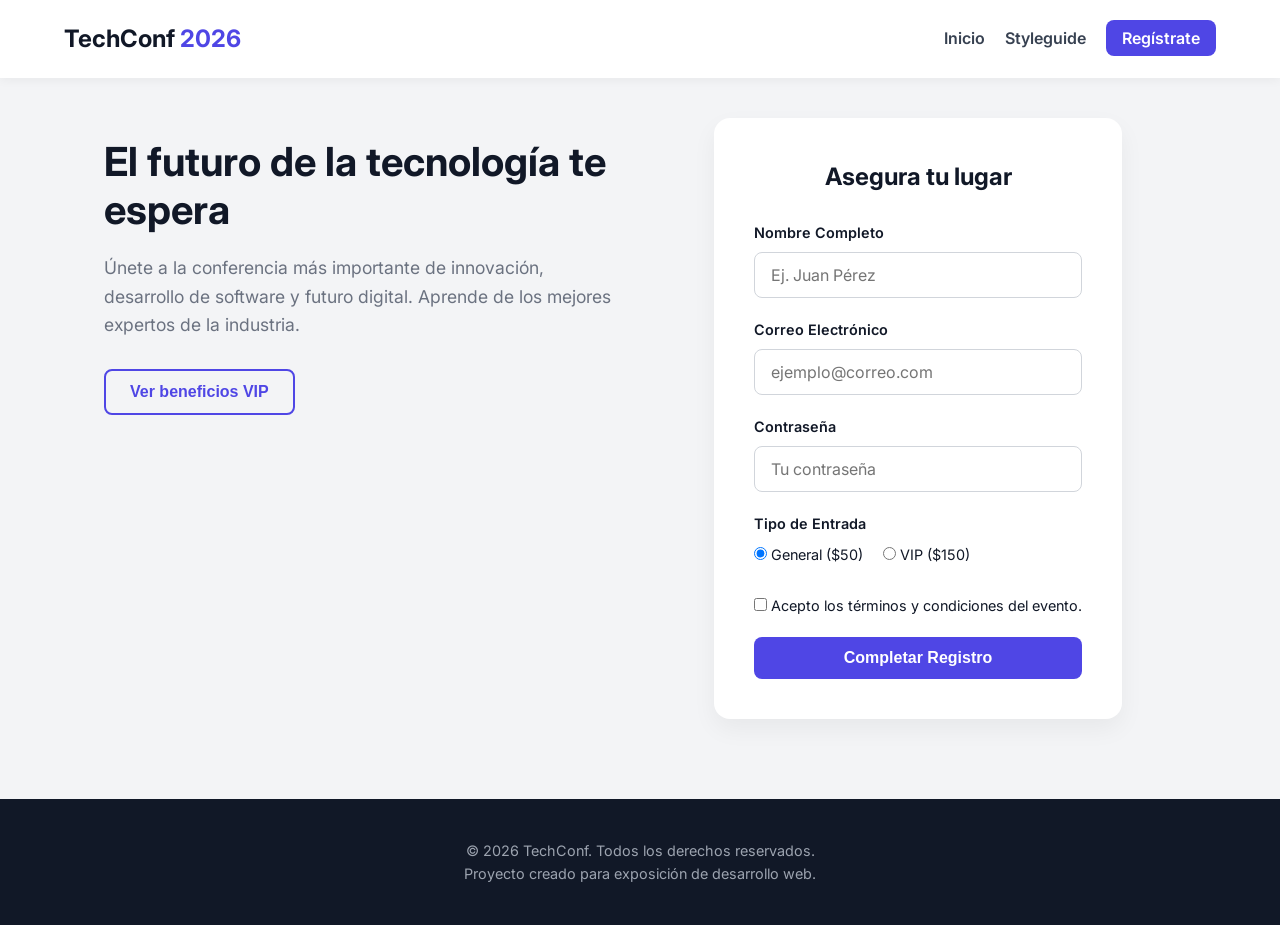
<file: index.html>
<!DOCTYPE html>
<html lang="es">

<head>
    <meta charset="UTF-8">
    <meta name="viewport" content="width=device-width, initial-scale=1.0">
    <title>TechConf 2026 - Registro</title>
    <link rel="stylesheet" href="variables.css">
    <link rel="stylesheet" href="style.css">
    <link rel="preconnect" href="https://fonts.googleapis.com">
    <link rel="preconnect" href="https://fonts.gstatic.com" crossorigin>
    <link href="https://fonts.googleapis.com/css2?family=Inter:wght@400;600;800&display=swap" rel="stylesheet">
</head>

<body>
    <header class="header">
        <div class="header__logo">
            <h1>TechConf <span>2026</span></h1>
        </div>
        <nav class="nav">
            <ul class="nav__list">
                <li class="nav__item"><a href="#inicio" class="nav__link">Inicio</a></li>
                <li class="nav__item"><a href="styleguide.html" class="nav__link">Styleguide</a></li>
                <li class="nav__item"><a href="#registro" class="nav__link nav__link--cta">Regístrate</a></li>
            </ul>
        </nav>
    </header>

    <main class="main-content">
        <section id="inicio" class="hero">
            <article class="hero__text">
                <h2>El futuro de la tecnología te espera</h2>
                <p>Únete a la conferencia más importante de innovación, desarrollo de software y futuro digital. Aprende
                    de los mejores expertos de la industria.</p>
                <button id="btn-toggle-info" class="btn btn--secondary">Ver beneficios VIP</button>

                <aside id="vip-info" class="vip-info hidden">
                    <h3>🌟 Beneficios Exclusivos VIP</h3>
                    <ul>
                        <li>Acceso en primera fila a todas las charlas.</li>
                        <li>Cena de networking con los ponentes.</li>
                        <li>Swag bag premium (mochila, hoodies y más).</li>
                    </ul>
                </aside>
            </article>
        </section>

        <section id="registro" class="registration">
            <div class="registration__container">
                <h2>Asegura tu lugar</h2>
                <form id="registro-form" action="#" method="POST" class="form">

                    <div class="form__group">
                        <label for="nombre">Nombre Completo</label>
                        <input type="text" id="nombre" name="nombre" placeholder="Ej. Juan Pérez" autocomplete="name"
                            required>
                    </div>

                    <div class="form__group">
                        <label for="email">Correo Electrónico</label>
                        <input type="email" id="email" name="email" placeholder="ejemplo@correo.com"
                            autocomplete="email" required>
                    </div>

                    <div class="form__group">
                        <label for="password">Contraseña</label>
                        <input type="password" id="password" name="password" placeholder="Tu contraseña" required>
                    </div>

                    <fieldset class="form__group form__fieldset">
                        <legend>Tipo de Entrada</legend>
                        <div class="form__radio-group">
                            <label class="radio-label">
                                <input type="radio" name="tipo_entrada" value="general" checked>
                                General ($50)
                            </label>
                            <label class="radio-label">
                                <input type="radio" name="tipo_entrada" value="vip">
                                VIP ($150)
                            </label>
                        </div>
                    </fieldset>

                    <div class="form__group form__group--checkbox">
                        <label class="checkbox-label">
                            <input type="checkbox" id="terminos" name="terminos" required>
                            Acepto los términos y condiciones del evento.
                        </label>
                    </div>

                    <div id="form-error" class="form__error hidden" aria-live="assertive">Por favor, completa todos los
                        campos requeridos.</div>

                    <button type="submit" class="btn btn--primary btn--full">Completar Registro</button>
                </form>

                <div id="form-success" class="form__success hidden" aria-live="polite">
                    <h3>¡Registro Exitoso!</h3>
                    <p>Te hemos enviado un correo con los detalles de tu entrada.</p>
                </div>
            </div>
        </section>
    </main>

    <footer class="footer">
        <p>&copy; 2026 TechConf. Todos los derechos reservados.</p>
        <p>Proyecto creado para exposición de desarrollo web.</p>
    </footer>

    <script src="script.js"></script>
</body>

</html>
</file>
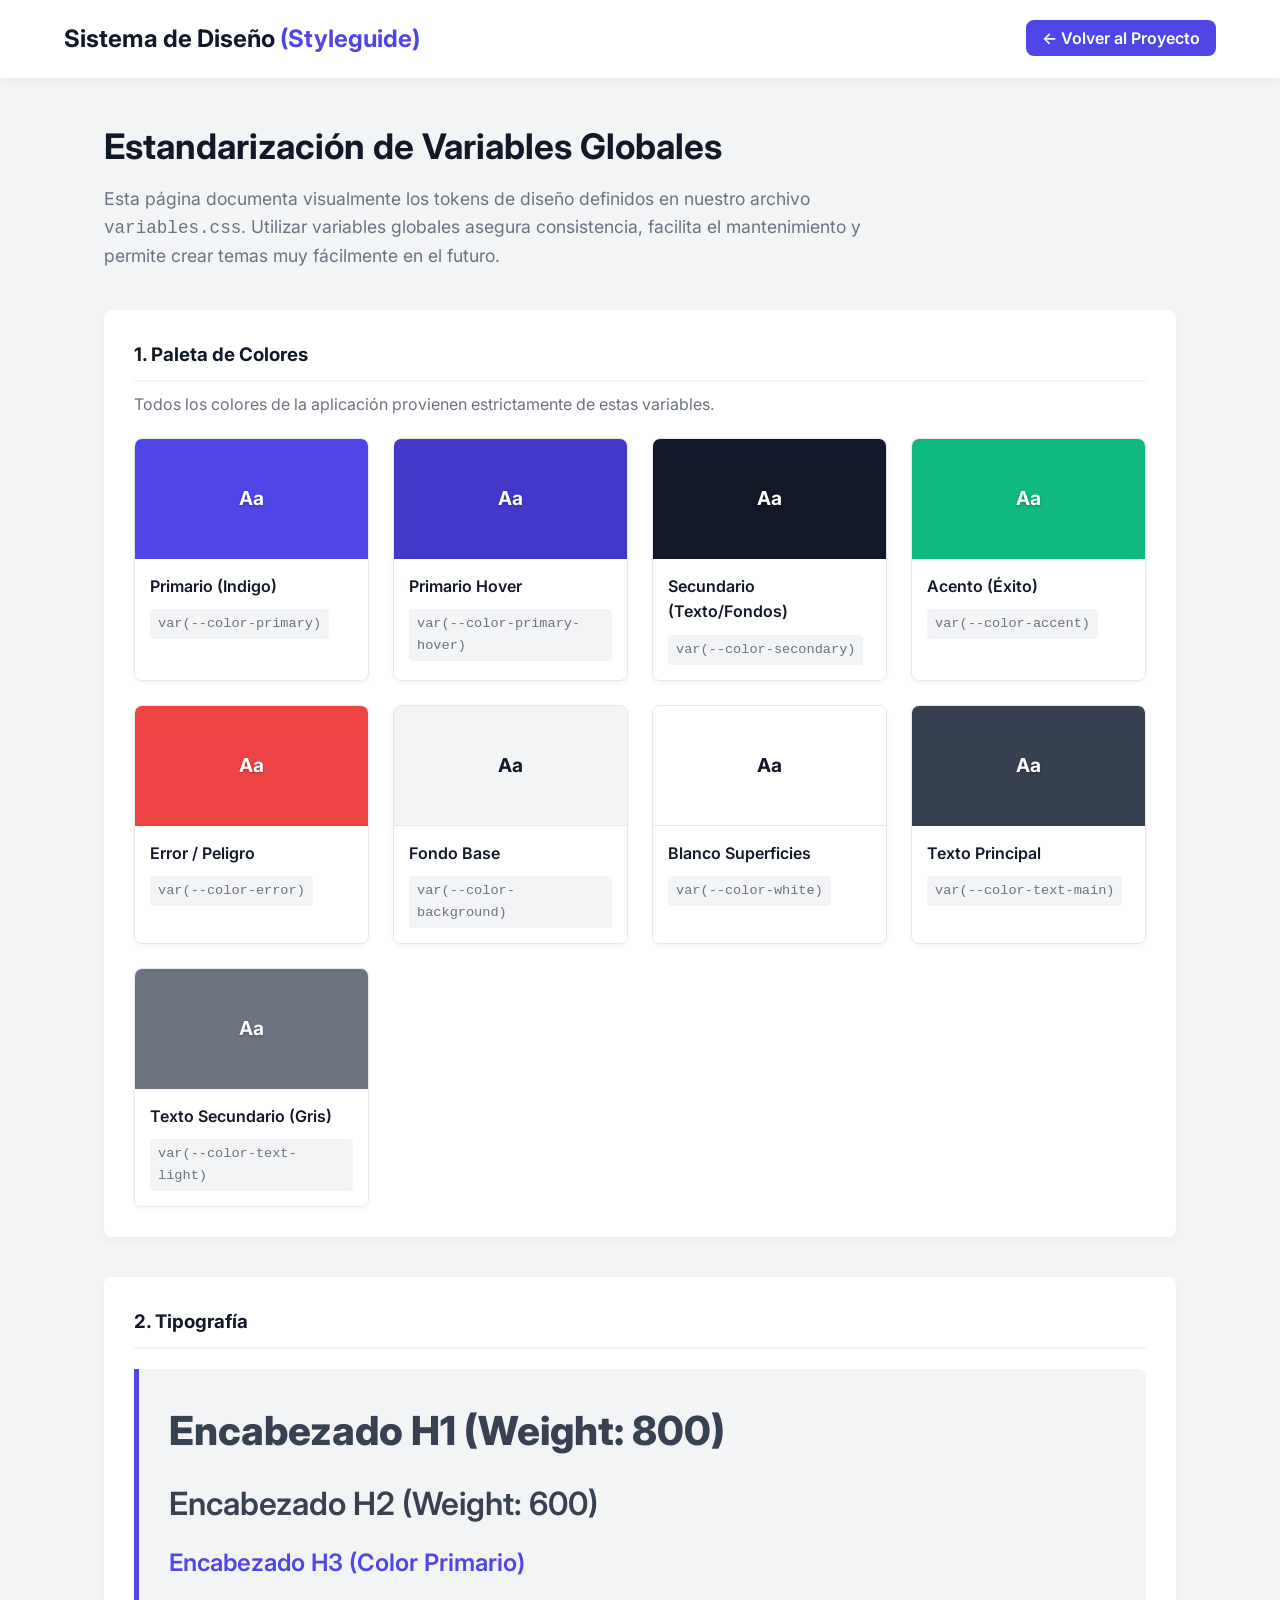
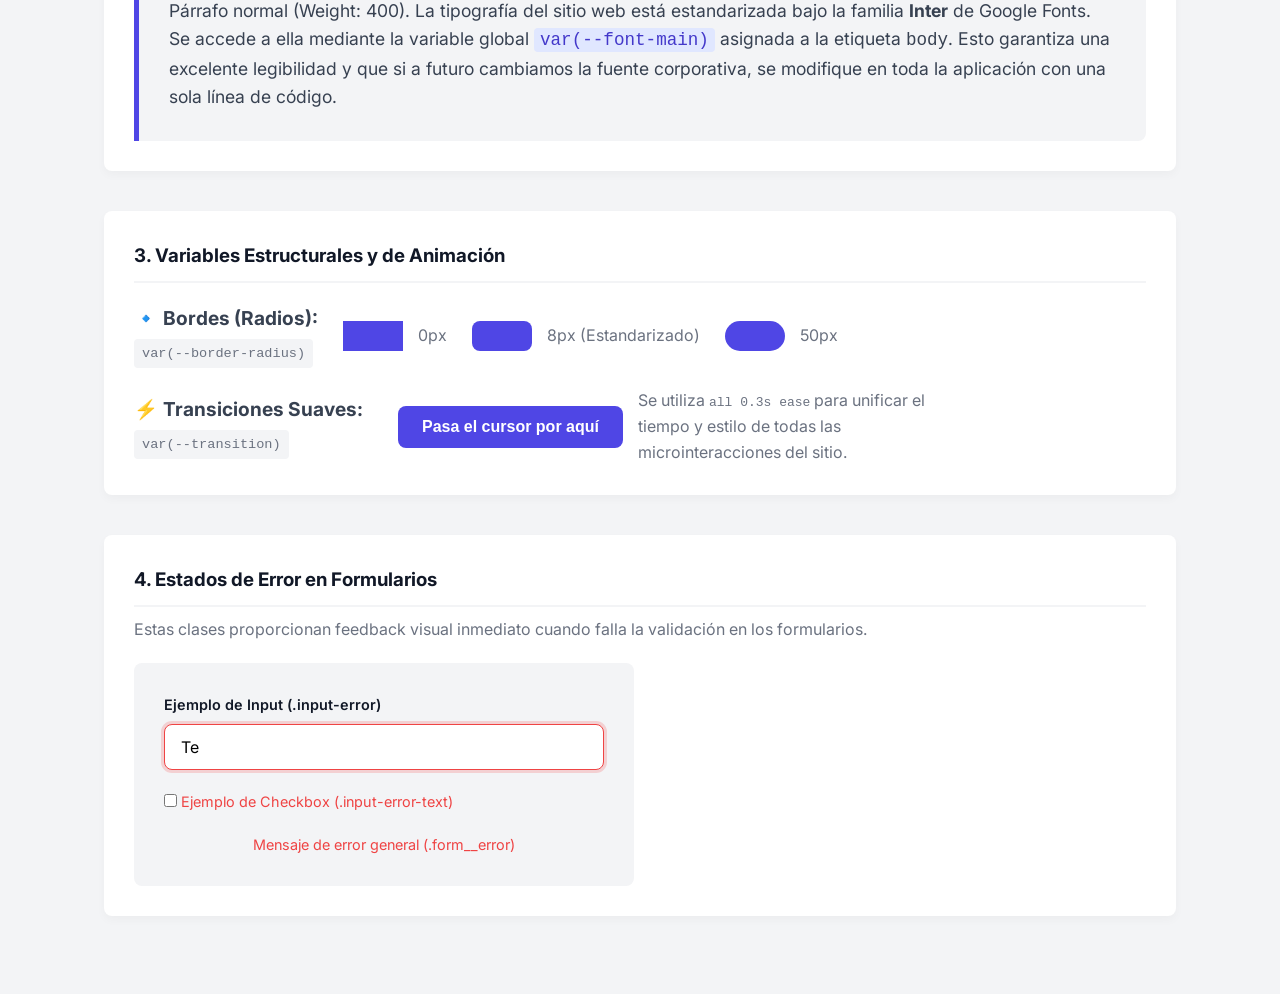
<file: styleguide.html>
<!DOCTYPE html>
<html lang="es">
<head>
    <meta charset="UTF-8">
    <meta name="viewport" content="width=device-width, initial-scale=1.0">
    <title>Sistema de Diseño - TechConf 2026</title>
    <link rel="stylesheet" href="variables.css">
    <link rel="stylesheet" href="style.css">
    <link rel="preconnect" href="https://fonts.googleapis.com">
    <link rel="preconnect" href="https://fonts.gstatic.com" crossorigin>
    <link href="https://fonts.googleapis.com/css2?family=Inter:wght@400;600;800&display=swap" rel="stylesheet">
</head>
<body>
    <header class="header">
        <div class="header__logo">
            <h1>Sistema de Diseño <span>(Styleguide)</span></h1>
        </div>
        <nav class="nav">
            <ul class="nav__list">
                <li class="nav__item"><a href="index.html" class="nav__link nav__link--cta">← Volver al Proyecto</a></li>
            </ul>
        </nav>
    </header>

    <main class="main-content">
        <div style="width: 100%">
            <h2 style="margin-bottom: 10px; color: var(--color-secondary); font-size: 2.2rem;">Estandarización de Variables Globales</h2>
            <p style="margin-bottom: 40px; color: var(--color-text-light); font-size: 1.1rem; max-width: 800px;">
                Esta página documenta visualmente los tokens de diseño definidos en nuestro archivo <code>variables.css</code>. 
                Utilizar variables globales asegura consistencia, facilita el mantenimiento y permite crear temas muy fácilmente en el futuro.
            </p>

            <section class="styleguide-section">
                <h3 style="color: var(--color-secondary); border-bottom: 2px solid var(--color-background); padding-bottom: 10px;">1. Paleta de Colores</h3>
                <p style="margin-top: 10px; color: var(--color-text-light);">Todos los colores de la aplicación provienen estrictamente de estas variables.</p>
                
                <div class="color-grid">
                    <div class="color-card">
                        <div class="color-swatch" style="background-color: var(--color-primary);">Aa</div>
                        <div class="color-info">
                            <div class="color-name">Primario (Indigo)</div>
                            <div class="color-var">var(--color-primary)</div>
                        </div>
                    </div>
                    <div class="color-card">
                        <div class="color-swatch" style="background-color: var(--color-primary-hover);">Aa</div>
                        <div class="color-info">
                            <div class="color-name">Primario Hover</div>
                            <div class="color-var">var(--color-primary-hover)</div>
                        </div>
                    </div>
                    <div class="color-card">
                        <div class="color-swatch" style="background-color: var(--color-secondary);">Aa</div>
                        <div class="color-info">
                            <div class="color-name">Secundario (Texto/Fondos)</div>
                            <div class="color-var">var(--color-secondary)</div>
                        </div>
                    </div>
                    <div class="color-card">
                        <div class="color-swatch" style="background-color: var(--color-accent);">Aa</div>
                        <div class="color-info">
                            <div class="color-name">Acento (Éxito)</div>
                            <div class="color-var">var(--color-accent)</div>
                        </div>
                    </div>
                    <div class="color-card">
                        <div class="color-swatch" style="background-color: var(--color-error);">Aa</div>
                        <div class="color-info">
                            <div class="color-name">Error / Peligro</div>
                            <div class="color-var">var(--color-error)</div>
                        </div>
                    </div>
                    <div class="color-card">
                        <div class="color-swatch color-swatch--light" style="background-color: var(--color-background); border-bottom: 1px solid #E5E7EB;">Aa</div>
                        <div class="color-info">
                            <div class="color-name">Fondo Base</div>
                            <div class="color-var">var(--color-background)</div>
                        </div>
                    </div>
                    <div class="color-card">
                        <div class="color-swatch color-swatch--light" style="background-color: var(--color-white); border-bottom: 1px solid #E5E7EB;">Aa</div>
                        <div class="color-info">
                            <div class="color-name">Blanco Superficies</div>
                            <div class="color-var">var(--color-white)</div>
                        </div>
                    </div>
                    <div class="color-card">
                        <div class="color-swatch" style="background-color: var(--color-text-main);">Aa</div>
                        <div class="color-info">
                            <div class="color-name">Texto Principal</div>
                            <div class="color-var">var(--color-text-main)</div>
                        </div>
                    </div>
                    <div class="color-card">
                        <div class="color-swatch" style="background-color: var(--color-text-light);">Aa</div>
                        <div class="color-info">
                            <div class="color-name">Texto Secundario (Gris)</div>
                            <div class="color-var">var(--color-text-light)</div>
                        </div>
                    </div>
                </div>
            </section>

            <section class="styleguide-section">
                <h3 style="color: var(--color-secondary); border-bottom: 2px solid var(--color-background); padding-bottom: 10px;">2. Tipografía</h3>
                
                <div class="typography-sample">
                    <h1 style="margin-bottom: 15px; font-weight: 800; font-size: 2.5rem;">Encabezado H1 (Weight: 800)</h1>
                    <h2 style="margin-bottom: 15px; font-weight: 600; font-size: 2rem;">Encabezado H2 (Weight: 600)</h2>
                    <h3 style="margin-bottom: 15px; font-weight: 600; font-size: 1.5rem; color: var(--color-primary);">Encabezado H3 (Color Primario)</h3>
                    <p style="font-weight: 400; font-size: 1.1rem; line-height: 1.6; color: var(--color-text-main);">
                        Párrafo normal (Weight: 400). La tipografía del sitio web está estandarizada bajo la familia <strong>Inter</strong> de Google Fonts.
                        Se accede a ella mediante la variable global <span class="font-var-badge">var(--font-main)</span> asignada a la etiqueta <code>body</code>.
                        Esto garantiza una excelente legibilidad y que si a futuro cambiamos la fuente corporativa, se modifique en toda la aplicación con una sola línea de código.
                    </p>
                </div>
            </section>

            <section class="styleguide-section">
                <h3 style="color: var(--color-secondary); border-bottom: 2px solid var(--color-background); padding-bottom: 10px;">3. Variables Estructurales y de Animación</h3>
                <ul style="margin-top: 20px; list-style: none;">
                    <li style="margin-bottom: 20px; display: flex; align-items: center; gap: 15px;">
                        <div>
                            <span style="font-size: 1.2rem;">🔹 <strong>Bordes (Radios):</strong></span> <br>
                            <span class="color-var">var(--border-radius)</span>
                        </div>
                        <div class="demo-box" style="border-radius: 0;"></div> <span style="color: var(--color-text-light);">0px</span>
                        <div class="demo-box" style="border-radius: var(--border-radius);"></div> <span style="color: var(--color-text-light);">8px (Estandarizado)</span>
                        <div class="demo-box" style="border-radius: 50px;"></div> <span style="color: var(--color-text-light);">50px</span>
                    </li>
                    <li style="display: flex; align-items: center; gap: 15px;">
                        <div>
                            <span style="font-size: 1.2rem;">⚡ <strong>Transiciones Suaves:</strong></span> <br>
                            <span class="color-var">var(--transition)</span>
                        </div>
                        <button class="btn btn--primary" style="margin-left: 20px;">Pasa el cursor por aquí</button>
                        <span style="color: var(--color-text-light); max-width: 300px;">Se utiliza <code>all 0.3s ease</code> para unificar el tiempo y estilo de todas las microinteracciones del sitio.</span>
                    </li>
                </ul>
            </section>
            <section class="styleguide-section">
                <h3 style="color: var(--color-secondary); border-bottom: 2px solid var(--color-background); padding-bottom: 10px;">4. Estados de Error en Formularios</h3>
                <p style="margin-top: 10px; color: var(--color-text-light); margin-bottom: 20px;">
                    Estas clases proporcionan feedback visual inmediato cuando falla la validación en los formularios.
                </p>
                <div style="background: var(--color-background); padding: 30px; border-radius: var(--border-radius); max-width: 500px;">
                    <div class="form__group">
                        <label for="demo-error">Ejemplo de Input (.input-error)</label>
                        <input type="text" id="demo-error" class="input-error" value="Te" placeholder="Escribe tu nombre">
                    </div>
                    
                    <div class="form__group form__group--checkbox">
                        <label class="checkbox-label input-error-text">
                            <input type="checkbox">
                            Ejemplo de Checkbox (.input-error-text)
                        </label>
                    </div>

                    <div class="form__error" style="display: block; margin-bottom: 0;">
                        Mensaje de error general (.form__error)
                    </div>
                </div>
            </section>
        </div>
    </main>

</body>
</html>
</file>
<file: variables.css>
:root {
    --color-primary: #4F46E5;
    --color-primary-hover: #4338CA;
    --color-secondary: #111827;
    --color-accent: #10B981;
    --color-background: #F3F4F6;
    --color-text-main: #374151;
    --color-text-light: #6B7280;
    --color-white: #FFFFFF;
    --color-error: #EF4444;
    
    --font-main: 'Inter', sans-serif;
    --border-radius: 8px;
    --transition: all 0.3s ease;
}
</file>
<file: style.css>
* {
    margin: 0;
    padding: 0;
    box-sizing: border-box;
}

html {
    scroll-behavior: smooth;
}

body {
    font-family: var(--font-main);
    background-color: var(--color-background);
    color: var(--color-text-main);
    line-height: 1.6;
}

.btn {
    display: inline-block;
    padding: 12px 24px;
    font-size: 1rem;
    font-weight: 600;
    border: none;
    border-radius: var(--border-radius);
    cursor: pointer;
    transition: var(--transition);
    text-align: center;
}

.btn--primary {
    background-color: var(--color-primary);
    color: var(--color-white);
}

.btn--primary:hover {
    background-color: var(--color-primary-hover);
    transform: translateY(-2px);
}

.btn--secondary {
    background-color: transparent;
    color: var(--color-primary);
    border: 2px solid var(--color-primary);
}

.btn--secondary:hover {
    background-color: var(--color-primary);
    color: var(--color-white);
}

.btn--full {
    width: 100%;
}

.header {
    background-color: var(--color-white);
    display: flex;
    justify-content: space-between;
    align-items: center;
    padding: 20px 5%;
    box-shadow: 0 2px 10px rgba(0, 0, 0, 0.05);
    position: sticky;
    top: 0;
    z-index: 100;
}

.header__logo h1 {
    font-size: 1.5rem;
    color: var(--color-secondary);
}

.header__logo span {
    color: var(--color-primary);
}

.nav__list {
    list-style: none;
    display: flex;
    gap: 20px;
    align-items: center;
}

.nav__link {
    text-decoration: none;
    color: var(--color-text-main);
    font-weight: 600;
    transition: var(--transition);
}

.nav__link:hover {
    color: var(--color-primary);
}

.nav__link--cta {
    background-color: var(--color-primary);
    color: var(--color-white);
    padding: 8px 16px;
    border-radius: var(--border-radius);
}

.nav__link--cta:hover {
    background-color: var(--color-primary-hover);
    color: var(--color-white);
}

.main-content {
    display: flex;
    flex-direction: column;
    gap: 40px;
    padding: 40px 5%;
    max-width: 1200px;
    margin: 0 auto;
}

@media (min-width: 768px) {
    .main-content {
        flex-direction: row;
        align-items: flex-start;
        justify-content: space-between;
    }
}

.hero {
    flex: 1;
    padding-top: 20px;
}

.hero__text h2 {
    font-size: 2.5rem;
    color: var(--color-secondary);
    margin-bottom: 20px;
    line-height: 1.2;
}

.hero__text p {
    font-size: 1.1rem;
    color: var(--color-text-light);
    margin-bottom: 30px;
}

.vip-info {
    margin-top: 20px;
    padding: 20px;
    background-color: #EEF2FF;
    border-left: 4px solid var(--color-primary);
    border-radius: 0 var(--border-radius) var(--border-radius) 0;
    transition: var(--transition);
}

.vip-info h3 {
    color: var(--color-primary);
    margin-bottom: 10px;
}

.vip-info ul {
    list-style-position: inside;
    color: var(--color-text-main);
}

.registration {
    flex: 1;
    width: 100%;
    display: flex;
    justify-content: center;
    align-items: center;
}

.registration__container {
    background-color: var(--color-white);
    padding: 40px;
    border-radius: 16px;
    box-shadow: 0 10px 25px rgba(0, 0, 0, 0.05);
}

.registration__container h2 {
    margin-bottom: 24px;
    color: var(--color-secondary);
    text-align: center;
}

.form__group {
    margin-bottom: 20px;
}

.form__fieldset {
    border: none;
    padding: 0;
    margin-bottom: 20px;
}

.form__group label,
.form__fieldset legend {
    display: block;
    margin-bottom: 8px;
    font-weight: 600;
    font-size: 0.9rem;
    color: var(--color-secondary);
}

.form__group input[type="text"],
.form__group input[type="email"],
.form__group input[type="password"] {
    width: 100%;
    padding: 12px 16px;
    border: 1px solid #D1D5DB;
    border-radius: var(--border-radius);
    font-size: 1rem;
    font-family: inherit;
    transition: var(--transition);
}

.form__group input[type="text"]:focus,
.form__group input[type="email"]:focus,
.form__group input[type="password"]:focus {
    outline: none;
    border-color: var(--color-primary);
    box-shadow: 0 0 0 3px rgba(79, 70, 229, 0.2);
}

.form__radio-group {
    display: flex;
    gap: 20px;
}

.radio-label, .checkbox-label {
    display: flex;
    align-items: center;
    gap: 8px;
    cursor: pointer;
    font-weight: 400 !important;
}

.form__error {
    color: var(--color-error);
    font-size: 0.9rem;
    margin-bottom: 16px;
    text-align: center;
}

.input-error {
    border-color: var(--color-error) !important;
    box-shadow: 0 0 0 3px rgba(239, 68, 68, 0.2) !important;
}

.input-error-text {
    color: var(--color-error) !important;
}

.form__success {
    text-align: center;
    padding: 30px 20px;
}

.form__success h3 {
    color: var(--color-accent);
    font-size: 1.5rem;
    margin-bottom: 10px;
}

.footer {
    background-color: var(--color-secondary);
    color: var(--color-white);
    text-align: center;
    padding: 40px 20px;
    margin-top: 40px;
}

.footer p {
    color: #9CA3AF;
    font-size: 0.9rem;
}

.hidden {
    display: none !important;
}

.styleguide-section {
    margin-bottom: 40px;
    background: var(--color-white);
    padding: 30px;
    border-radius: var(--border-radius);
    box-shadow: 0 4px 10px rgba(0,0,0,0.03);
}

.color-grid {
    display: grid;
    grid-template-columns: repeat(auto-fill, minmax(220px, 1fr));
    gap: 24px;
    margin-top: 20px;
}

.color-card {
    border-radius: var(--border-radius);
    overflow: hidden;
    box-shadow: 0 2px 5px rgba(0,0,0,0.05);
    border: 1px solid #E5E7EB;
    transition: var(--transition);
}

.color-card:hover {
    transform: translateY(-5px);
    box-shadow: 0 10px 15px rgba(0,0,0,0.1);
}

.color-swatch {
    height: 120px;
    width: 100%;
    display: flex;
    align-items: center;
    justify-content: center;
    color: var(--color-white);
    font-weight: bold;
    font-size: 1.2rem;
    text-shadow: 0 1px 3px rgba(0,0,0,0.3);
}

.color-swatch--light {
    color: var(--color-secondary);
    text-shadow: none;
}

.color-info {
    padding: 15px;
    background: var(--color-white);
}

.color-name {
    font-weight: 600;
    margin-bottom: 5px;
    font-size: 1rem;
    color: var(--color-secondary);
}

.color-var {
    font-size: 0.85rem;
    color: var(--color-text-light);
    font-family: 'Courier New', Courier, monospace;
    background-color: var(--color-background);
    padding: 4px 8px;
    border-radius: 4px;
    display: inline-block;
    margin-top: 5px;
}

.typography-sample {
    font-family: var(--font-main);
    margin-top: 20px;
    padding: 30px;
    border-left: 5px solid var(--color-primary);
    background: var(--color-background);
    border-radius: 0 var(--border-radius) var(--border-radius) 0;
}

.font-var-badge {
    font-family: monospace;
    background-color: #E0E7FF;
    color: var(--color-primary-hover);
    padding: 2px 6px;
    border-radius: 4px;
}

.demo-box {
    display: inline-block; 
    width: 60px; 
    height: 30px; 
    background: var(--color-primary); 
    border-radius: var(--border-radius); 
    vertical-align: middle; 
    margin-left: 10px;
}

@media (max-width: 767px) {
    .header {
        flex-direction: column;
        gap: 15px;
        padding: 15px;
        text-align: center;
    }
    
    .nav__list {
        flex-wrap: wrap;
        justify-content: center;
        gap: 15px;
    }
    
    .main-content {
        padding: 20px 5%;
        gap: 30px;
    }
    
    .hero__text h2 {
        font-size: 2rem;
    }
    
    .registration__container {
        padding: 25px 15px;
    }
    
    .form__radio-group {
        flex-direction: column;
        gap: 12px;
    }

    .typography-sample {
        padding: 20px 15px;
    }
    
    .typography-sample h1 {
        font-size: 2rem !important;
    }
}
</file>
